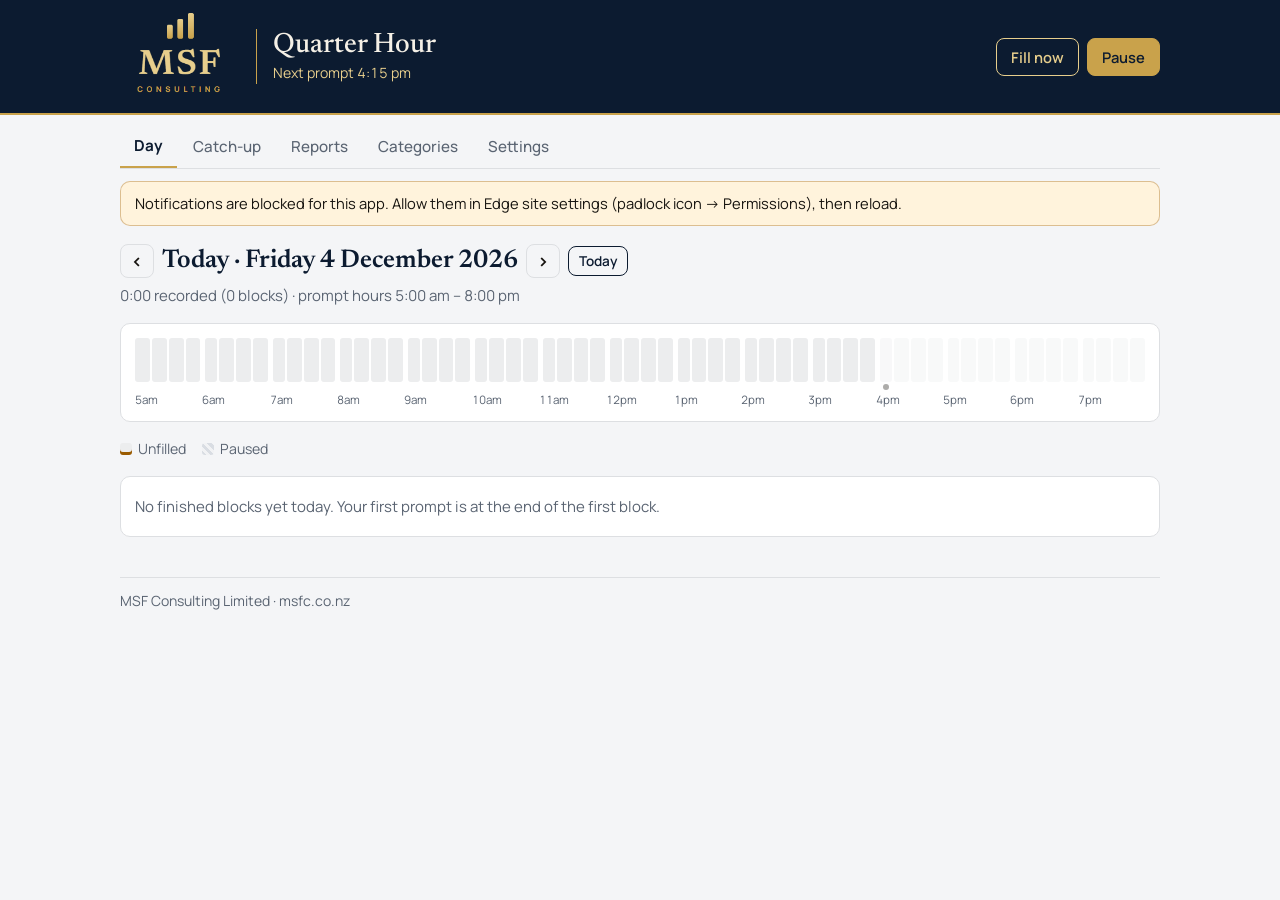
<file: index.html>
<!doctype html>
<html lang="en-NZ">
<head>
<meta charset="utf-8">
<meta name="viewport" content="width=device-width, initial-scale=1, viewport-fit=cover">
<title>Quarter Hour</title>
<meta name="theme-color" content="#0C1B30">
<link rel="manifest" href="manifest.webmanifest">
<link rel="icon" href="icons/icon-192.png">
<link rel="preconnect" href="https://fonts.googleapis.com">
<link rel="preconnect" href="https://fonts.gstatic.com" crossorigin>
<link rel="stylesheet" href="https://fonts.googleapis.com/css2?family=Manrope:wght@400;500;600;700&family=Newsreader:opsz,wght@6..72,400;6..72,500;6..72,600&display=swap">
<link rel="stylesheet" href="styles.css">
</head>
<body>
<header class="band">
  <div class="top">
    <div class="brand">
      <img class="logo" src="icons/msf-logo-square-navy.png" alt="MSF Consulting" width="205" height="159">
      <div class="appname">
        <h1>Quarter Hour</h1>
        <p id="status" class="status">Starting…</p>
      </div>
    </div>
    <div class="top-actions">
      <button id="btnPrompt" class="btn ghost" type="button">Fill now</button>
      <button id="btnPause" class="btn" type="button">Pause</button>
    </div>
  </div>
</header>

<nav class="tabs" role="tablist">
  <button role="tab" data-view="today" aria-selected="true">Day</button>
  <button role="tab" data-view="catchup">Catch-up <span id="missBadge" class="count" hidden></span></button>
  <button role="tab" data-view="reports">Reports</button>
  <button role="tab" data-view="categories">Categories</button>
  <button role="tab" data-view="settings">Settings</button>
</nav>

<div id="banners" class="banners"></div>

<main>
  <!-- DAY -->
  <section id="view-today" class="view">
    <div class="view-head">
      <div class="daynav">
        <button class="btn icon" id="dayPrev" type="button" aria-label="Previous day">‹</button>
        <h2 id="dayTitle">Today</h2>
        <button class="btn icon" id="dayNext" type="button" aria-label="Next day">›</button>
        <button class="btn ghost small" id="dayToday" type="button">Today</button>
      </div>
      <p id="daySummary" class="muted"></p>
    </div>
    <div class="ribbon-wrap">
      <div id="ribbon" class="ribbon" aria-label="The day in 15-minute blocks"></div>
      <div id="ribbonHours" class="ribbon-hours" aria-hidden="true"></div>
    </div>
    <div id="dayLegend" class="legend"></div>
    <ol id="dayList" class="blocklist"></ol>
  </section>

  <!-- CATCH-UP -->
  <section id="view-catchup" class="view" hidden>
    <div class="view-head">
      <h2>Unfilled blocks</h2>
      <p class="muted">The last 7 days, since you started using the app. Tick several to fill them in one go, or click a row to fill it on its own.</p>
    </div>
    <div id="bulkBar" class="bulkbar">
      <label class="check"><input type="checkbox" id="selAll"> Select all</label>
      <span id="selCount" class="muted">0 selected</span>
      <input id="bulkNote" type="text" placeholder="Note for selected blocks (optional)" maxlength="200">
      <div id="bulkCats" class="catgrid small"></div>
      <button id="bulkNone" class="btn ghost small" type="button">Mark as not recorded</button>
    </div>
    <div id="missList"></div>
  </section>

  <!-- REPORTS -->
  <section id="view-reports" class="view" hidden>
    <div class="view-head report-head">
      <div class="seg" role="group" aria-label="Report period">
        <button id="repDay" type="button" aria-pressed="true">Day</button>
        <button id="repWeek" type="button" aria-pressed="false">Week</button>
      </div>
      <div class="daynav">
        <button class="btn icon" id="repPrev" type="button" aria-label="Previous">‹</button>
        <input type="date" id="repDate">
        <button class="btn icon" id="repNext" type="button" aria-label="Next">›</button>
      </div>
      <button id="repExport" class="btn" type="button">Export to Excel</button>
    </div>
    <h2 id="repTitle"></h2>
    <div id="repBody"></div>
  </section>

  <!-- CATEGORIES -->
  <section id="view-categories" class="view" hidden>
    <div class="view-head">
      <h2>Categories</h2>
      <p class="muted">Rename or recolour by editing in place. Retired categories disappear from the prompt but stay in past reports.</p>
    </div>
    <ul id="catList" class="catlist"></ul>
    <form id="catAdd" class="catadd">
      <input type="color" id="newCatColor" value="#3a7d44" aria-label="Colour">
      <input type="text" id="newCatName" placeholder="New category name" maxlength="40" required>
      <button class="btn" type="submit">Add category</button>
    </form>
    <h3 class="sub">Retired</h3>
    <ul id="catRetired" class="catlist"></ul>
  </section>

  <!-- SETTINGS -->
  <section id="view-settings" class="view" hidden>
    <div class="settings">
      <div class="panel">
        <h3>Prompts</h3>
        <div class="row">
          <div><strong>Windows notifications</strong><p id="notifState" class="muted"></p></div>
          <button id="btnNotif" class="btn" type="button">Turn on</button>
        </div>
        <div class="row">
          <div><strong>Sound</strong><p class="muted">Plays a chime in the app as well as the Windows notification sound.</p></div>
          <div class="inline">
            <label class="switch"><input type="checkbox" id="setSound"><span></span></label>
            <button id="btnTestSound" class="btn ghost small" type="button">Play</button>
          </div>
        </div>
        <div class="row">
          <div><strong>Prompt hours</strong><p class="muted">Every day of the week, on the clock (:00, :15, :30, :45).</p></div>
          <div class="inline">
            <select id="setStart" aria-label="Start hour"></select>
            <span>to</span>
            <select id="setEnd" aria-label="End hour"></select>
          </div>
        </div>
        <div class="row">
          <div><strong>Test mode</strong><p class="muted">Prompts every minute for 10 minutes, then switches itself off. Each test prompt is for the most recent block, so anything you choose is saved as normal.</p></div>
          <label class="switch"><input type="checkbox" id="setTest"><span></span></label>
        </div>
      </div>

      <div class="panel">
        <h3>Your data</h3>
        <p class="muted">Entries are stored only in this browser on this laptop. Back up regularly: clearing Edge's site data would erase them.</p>
        <p id="backupState" class="muted"></p>
        <div class="inline wrap">
          <button id="btnBackup" class="btn" type="button">Download backup</button>
          <label class="btn ghost" for="restoreFile">Restore from backup…</label>
          <input type="file" id="restoreFile" accept="application/json,.json" hidden>
          <button id="btnExportAll" class="btn ghost" type="button">Export everything to Excel</button>
        </div>
        <div id="restoreConfirm" class="confirm" hidden></div>
      </div>

      <div class="panel">
        <h3>Install and start with Windows</h3>
        <p id="installState" class="muted"></p>
        <ol class="steps">
          <li>Open this page in <strong>Microsoft Edge</strong>.</li>
          <li>Click the <em>App available</em> icon in the address bar (or <em>⋯ → Apps → Install this site as an app</em>).</li>
          <li>In the dialog after installing, tick <strong>Auto-start on device login</strong>. To change it later: go to <code>edge://apps</code>, click <em>More options</em> on Quarter Hour, choose <em>Auto-start on device login</em>.</li>
          <li>Leave the app window open or minimised during the day. Closing it stops the prompts.</li>
        </ol>
        <button id="btnInstall" class="btn" type="button" hidden>Install now</button>
      </div>
    </div>
  </section>
</main>

<!-- PICKER -->
<dialog id="picker" aria-labelledby="pkTitle">
  <form method="dialog" class="picker" id="pickerForm">
    <p id="pkDate" class="eyebrow"></p>
    <h2 id="pkTitle"></h2>
    <p id="pkCurrent" class="muted"></p>
    <input type="text" id="pkNote" placeholder="Note (optional), e.g. reviewed shares report" maxlength="200" autocomplete="off">
    <button type="button" id="pkSame" class="same"></button>
    <div id="pkCats" class="catgrid"></div>
    <div class="pk-foot">
      <button type="button" id="pkNone" class="btn ghost small">Not recorded</button>
      <span class="muted keyhint">Keys 1–9 pick a category</span>
      <button type="button" id="pkLater" class="btn ghost small">Later</button>
    </div>
  </form>
</dialog>

<footer class="foot">MSF Consulting Limited · msfc.co.nz</footer>

<div id="toast" class="toast" role="status" aria-live="polite" hidden></div>

<script src="lib/xlsx.full.min.js" defer></script>
<script src="app.js" defer></script>
</body>
</html>
</file>
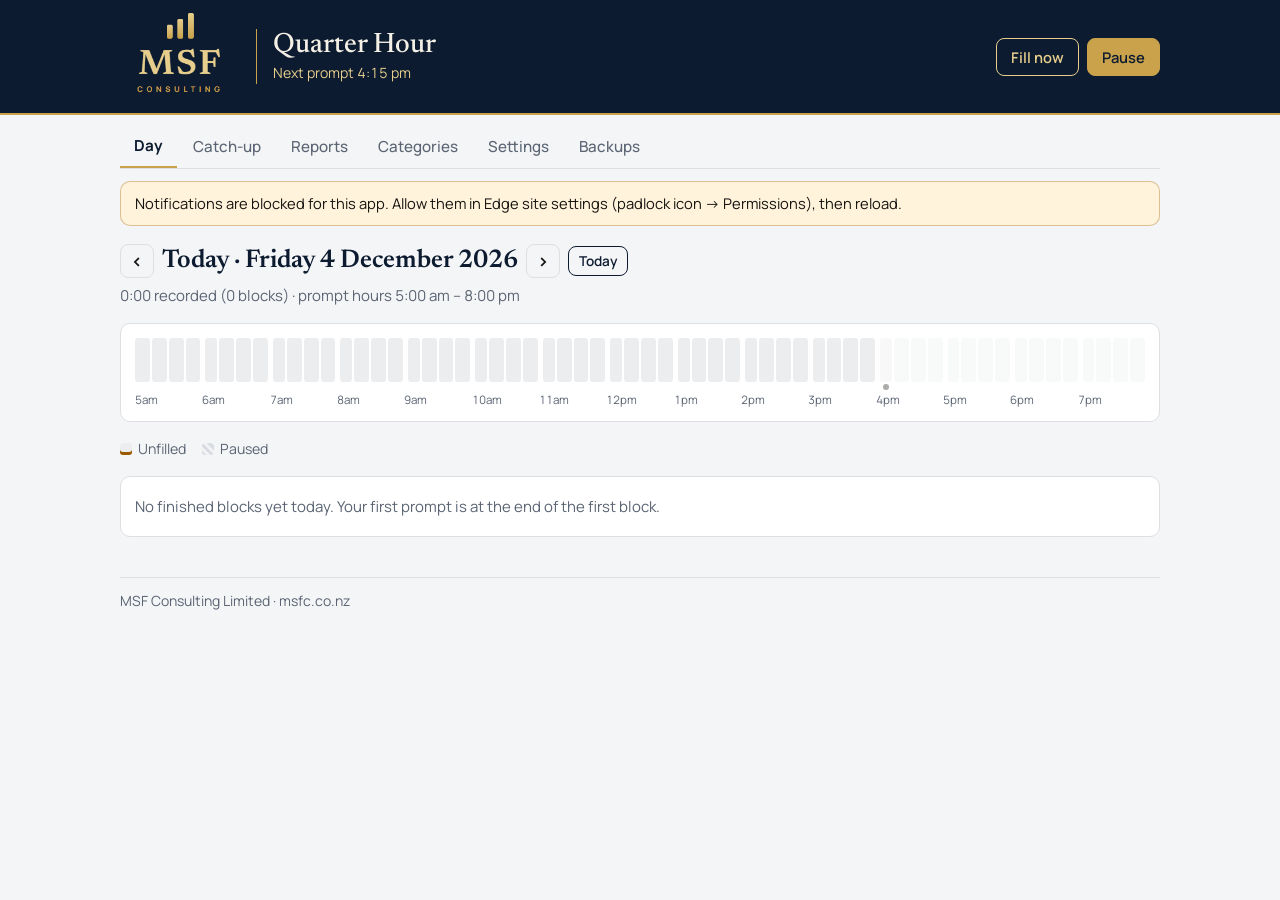
<file: index_8.html>
<!doctype html>
<html lang="en-NZ">
<head>
<meta charset="utf-8">
<meta name="viewport" content="width=device-width, initial-scale=1, viewport-fit=cover">
<title>Quarter Hour</title>
<meta name="theme-color" content="#0C1B30">
<link rel="manifest" href="manifest.webmanifest">
<link rel="icon" href="icons/icon-192.png">
<link rel="preconnect" href="https://fonts.googleapis.com">
<link rel="preconnect" href="https://fonts.gstatic.com" crossorigin>
<link rel="stylesheet" href="https://fonts.googleapis.com/css2?family=Manrope:wght@400;500;600;700&family=Newsreader:opsz,wght@6..72,400;6..72,500;6..72,600&display=swap">
<link rel="stylesheet" href="styles.css">
</head>
<body>
<header class="band">
  <div class="top">
    <div class="brand">
      <img class="logo" src="icons/msf-logo-square-navy.png" alt="MSF Consulting" width="205" height="159">
      <div class="appname">
        <h1>Quarter Hour</h1>
        <p id="status" class="status">Starting…</p>
      </div>
    </div>
    <div class="top-actions">
      <button id="btnPrompt" class="btn ghost" type="button">Fill now</button>
      <button id="btnPause" class="btn" type="button">Pause</button>
    </div>
  </div>
</header>

<nav class="tabs" role="tablist">
  <button role="tab" data-view="today" aria-selected="true">Day</button>
  <button role="tab" data-view="catchup">Catch-up <span id="missBadge" class="count" hidden></span></button>
  <button role="tab" data-view="reports">Reports</button>
  <button role="tab" data-view="categories">Categories</button>
  <button role="tab" data-view="settings">Settings</button>
  <button role="tab" data-view="backups">Backups</button>
</nav>

<div id="banners" class="banners"></div>

<main>
  <!-- DAY -->
  <section id="view-today" class="view">
    <div class="view-head">
      <div class="daynav">
        <button class="btn icon" id="dayPrev" type="button" aria-label="Previous day">‹</button>
        <h2 id="dayTitle">Today</h2>
        <button class="btn icon" id="dayNext" type="button" aria-label="Next day">›</button>
        <button class="btn ghost small" id="dayToday" type="button">Today</button>
      </div>
      <p id="daySummary" class="muted"></p>
    </div>
    <div class="ribbon-wrap">
      <div id="ribbon" class="ribbon" aria-label="The day in 15-minute blocks"></div>
      <div id="ribbonHours" class="ribbon-hours" aria-hidden="true"></div>
    </div>
    <div id="dayLegend" class="legend"></div>
    <ol id="dayList" class="blocklist"></ol>
  </section>

  <!-- CATCH-UP -->
  <section id="view-catchup" class="view" hidden>
    <div class="view-head">
      <h2>Unfilled blocks</h2>
      <p class="muted">The last 7 days, since you started using the app. Tick several to fill them in one go, or click a row to fill it on its own.</p>
    </div>
    <div id="bulkBar" class="bulkbar">
      <label class="check"><input type="checkbox" id="selAll"> Select all</label>
      <span id="selCount" class="muted">0 selected</span>
      <input id="bulkNote" type="text" placeholder="Note for selected blocks (optional)" maxlength="200">
      <div id="bulkCats" class="catgrid small"></div>
      <button id="bulkNone" class="btn ghost small" type="button">Mark as not recorded</button>
    </div>
    <div id="missList"></div>
  </section>

  <!-- REPORTS -->
  <section id="view-reports" class="view" hidden>
    <div class="view-head report-head">
      <div class="seg" role="group" aria-label="Report period">
        <button id="repDay" type="button" aria-pressed="true">Day</button>
        <button id="repWeek" type="button" aria-pressed="false">Week</button>
      </div>
      <div class="daynav">
        <button class="btn icon" id="repPrev" type="button" aria-label="Previous">‹</button>
        <input type="date" id="repDate">
        <button class="btn icon" id="repNext" type="button" aria-label="Next">›</button>
      </div>
      <button id="repExport" class="btn" type="button">Export to Excel</button>
    </div>
    <h2 id="repTitle"></h2>
    <div id="repBody"></div>
  </section>

  <!-- CATEGORIES -->
  <section id="view-categories" class="view" hidden>
    <div class="view-head">
      <h2>Categories</h2>
      <p class="muted">Rename or recolour by editing in place. Retired categories disappear from the prompt but stay in past reports.</p>
    </div>
    <ul id="catList" class="catlist"></ul>
    <form id="catAdd" class="catadd">
      <input type="color" id="newCatColor" value="#3a7d44" aria-label="Colour">
      <input type="text" id="newCatName" placeholder="New category name" maxlength="40" required>
      <button class="btn" type="submit">Add category</button>
    </form>
    <h3 class="sub">Retired</h3>
    <ul id="catRetired" class="catlist"></ul>
  </section>

  <!-- SETTINGS -->
  <section id="view-settings" class="view" hidden>
    <div class="settings">
      <div class="panel">
        <h3>Prompts</h3>
        <div class="row">
          <div><strong>Windows notifications</strong><p id="notifState" class="muted"></p></div>
          <button id="btnNotif" class="btn" type="button">Turn on</button>
        </div>
        <div class="row">
          <div><strong>Sound</strong><p class="muted">Plays a chime in the app as well as the Windows notification sound.</p></div>
          <div class="inline">
            <label class="switch"><input type="checkbox" id="setSound"><span></span></label>
            <button id="btnTestSound" class="btn ghost small" type="button">Play</button>
          </div>
        </div>
        <div class="row">
          <div><strong>Prompt hours</strong><p class="muted">Every day of the week, on the clock (:00, :15, :30, :45).</p></div>
          <div class="inline">
            <select id="setStart" aria-label="Start hour"></select>
            <span>to</span>
            <select id="setEnd" aria-label="End hour"></select>
          </div>
        </div>
        <div class="row">
          <div><strong>Test mode</strong><p class="muted">Prompts every minute for 10 minutes, then switches itself off. Each test prompt is for the most recent block, so anything you choose is saved as normal.</p></div>
          <label class="switch"><input type="checkbox" id="setTest"><span></span></label>
        </div>
      </div>

      <div class="panel">
        <h3>Install and start with Windows</h3>
        <p id="installState" class="muted"></p>
        <ol class="steps">
          <li>Open this page in <strong>Microsoft Edge</strong>.</li>
          <li>Click the <em>App available</em> icon in the address bar (or <em>⋯ → Apps → Install this site as an app</em>).</li>
          <li>In the dialog after installing, tick <strong>Auto-start on device login</strong>. To change it later: go to <code>edge://apps</code>, click <em>More options</em> on Quarter Hour, choose <em>Auto-start on device login</em>.</li>
          <li>Leave the app window open or minimised during the day. Closing it stops the prompts.</li>
        </ol>
        <button id="btnInstall" class="btn" type="button" hidden>Install now</button>
      </div>
    </div>
  </section>
  <!-- BACKUPS -->
  <section id="view-backups" class="view" hidden>
    <div class="view-head">
      <h2>Backups</h2>
      <p class="muted">Entries are stored only in this browser on this laptop. Back up regularly: clearing Edge's site data would erase them.</p>
    </div>
    <div class="settings">
      <div class="panel">
        <h3>Your data</h3>
        <p id="backupState" class="muted"></p>
        <div class="inline wrap">
          <button id="btnBackup" class="btn" type="button">Download backup</button>
          <label class="btn ghost" for="restoreFile">Restore from backup…</label>
          <input type="file" id="restoreFile" accept="application/json,.json" hidden>
          <button id="btnExportAll" class="btn ghost" type="button">Export everything to Excel</button>
        </div>
        <div id="restoreConfirm" class="confirm" hidden></div>
      </div>

    </div>
  </section>
</main>

<!-- PICKER -->
<dialog id="picker" aria-labelledby="pkTitle">
  <form method="dialog" class="picker" id="pickerForm">
    <p id="pkDate" class="eyebrow"></p>
    <h2 id="pkTitle"></h2>
    <p id="pkCurrent" class="muted"></p>
    <button type="button" id="pkSame" class="same"></button>
    <div class="notefield">
      <label for="pkNote">Note <span class="req">(required)</span></label>
      <input type="text" id="pkNote" placeholder="What did you do? e.g. reviewed shares report" maxlength="200" autocomplete="off" required aria-describedby="pkNoteErr">
      <p id="pkNoteErr" class="note-err" role="alert" hidden>Add a note first, then choose a category.</p>
    </div>
    <div id="pkCats" class="catgrid"></div>
    <div class="pk-foot">
      <button type="button" id="pkNone" class="btn ghost small">Not recorded</button>
      <span class="muted keyhint">Type a note, press Enter, then 1–9</span>
      <button type="button" id="pkLater" class="btn ghost small">Later</button>
    </div>
  </form>
</dialog>

<footer class="foot">MSF Consulting Limited · msfc.co.nz</footer>

<div id="toast" class="toast" role="status" aria-live="polite" hidden></div>

<script src="lib/xlsx.full.min.js" defer></script>
<script src="app.js" defer></script>
</body>
</html>
</file>
<file: styles.css>
/* Layout: app shell — header, tabs, one view at a time; the day ribbon (60 quarter-hour cells) is the signature element. */
/* MSF Consulting brand: Deep Navy header band with gold-on-navy logo, white working surface, Paper fills, Newsreader headings, Manrope body. */
:root {
  --navy: #0C1B30;
  --gold: #C9A24B;
  --lightgold: #E7CE8C;
  --paper: #F5F0E6;
  --bg: #F4F5F7; /* very light grey, just off-white (not a brand palette colour; chosen by Mark) */
  --surface: #FFFFFF;
  --sunk: #F5F0E6;
  --ink: #16130F;
  --heading: #0C1B30;
  --muted: #5A6472;
  --line: color-mix(in srgb, #0C1B30 14%, #FFFFFF);
  --accent: #0C1B30;
  --accent-ink: #F5F0E6;
  --warn: #9a5b00;
  --warn-bg: #fff3dc;
  --empty: color-mix(in srgb, #0C1B30 8%, #FFFFFF);
  --paused: repeating-linear-gradient(45deg, #d9dde3 0 3px, #f1f2f4 3px 6px);
  --f-display: "Newsreader", Georgia, serif;
  --f-body: "Manrope", Arial, sans-serif;
  --f-mono: "Manrope", Arial, sans-serif;
  --r: 10px;
  color-scheme: light;
}
/* Light theme only, even when Windows is in dark mode (Mark's decision, 25 October 2026). Header band stays Deep Navy. */

* { box-sizing: border-box; }
html, body { margin: 0; }
body { background: var(--bg); color: var(--ink); font: 15px/1.55 var(--f-body); padding-inline: 16px; padding-block: 0 32px; font-variant-numeric: tabular-nums; }
h1, h2, h3 { font-family: var(--f-display); text-wrap: balance; margin: 0; line-height: 1.2; color: var(--heading); }
h2 { font-size: 1.6rem; font-weight: 600; }
h3 { font-size: 1.2rem; font-weight: 600; }
p { margin: 0; }
.muted { color: var(--muted); }
code { font-family: var(--f-mono); font-size: .85em; background: var(--sunk); padding: 1px 5px; border-radius: 4px; }
[hidden] { display: none !important; }
:focus-visible { outline: 2px solid var(--accent); outline-offset: 2px; }
main, .top, .tabs, .banners { max-width: 1040px; margin-inline: auto; }

/* Header band (navy in both themes; logo background must match #0C1B30 exactly) */
.band { background: #0C1B30; margin-inline: -16px; padding-inline: 16px; border-bottom: 2px solid #C9A24B; }
.top { display: flex; align-items: center; justify-content: space-between; gap: 12px 20px; flex-wrap: wrap; padding-block: 10px; }
.brand { display: flex; align-items: center; gap: 16px; min-width: 0; }
.logo { display: block; width: 120px; height: auto; }
.appname { border-left: 1px solid #C9A24B; padding-left: 16px; }
.brand h1 { font-size: 1.75rem; font-weight: 500; color: #F5F0E6; }
.status { color: #E7CE8C; font-size: .88rem; }
.status.paused { color: #F5F0E6; font-weight: 600; }
.top-actions { display: flex; gap: 8px; }
.band .btn { background: #C9A24B; border-color: #C9A24B; color: #0C1B30; }
.band .btn.ghost { background: transparent; color: #E7CE8C; border-color: #E7CE8C; }
.foot { max-width: 1040px; margin: 40px auto 0; padding-top: 12px; border-top: 1px solid var(--line); color: var(--muted); font-size: .875rem; }
/* Buttons */
.btn { font: 600 .92rem var(--f-body); border: 1px solid var(--accent); background: var(--accent); color: var(--accent-ink); padding: 8px 14px; border-radius: 8px; cursor: pointer; display: inline-flex; align-items: center; gap: 6px; }
.btn:hover { filter: brightness(1.08); }
.btn.ghost { background: transparent; color: var(--accent); }
.btn.small { padding: 5px 10px; font-size: .85rem; }
.btn.icon { background: transparent; color: var(--ink); border-color: var(--line); width: 34px; height: 34px; justify-content: center; padding: 0; font-size: 1.2rem; }
.btn.warn { background: var(--warn); border-color: var(--warn); color: var(--surface); }
.btn.danger { background: #b3261e; border-color: #b3261e; color: #fff; }

/* Tabs */
.tabs { display: flex; gap: 2px; border-bottom: 1px solid var(--line); overflow-x: auto; overflow-y: hidden; margin-top: 10px; }
.tabs button { font: 500 .95rem var(--f-body); background: none; border: 0; color: var(--muted); padding: 10px 14px; cursor: pointer; border-bottom: 2px solid transparent; margin-bottom: -1px; white-space: nowrap; }
.tabs button[aria-selected="true"] { color: var(--heading); border-bottom: 3px solid #C9A24B; font-weight: 700; }
.count { display: inline-block; min-width: 20px; padding: 0 6px; border-radius: 10px; background: #C9A24B; color: #0C1B30; font-size: .75rem; font-weight: 700; text-align: center; }

/* Banners */
.banners { display: grid; gap: 8px; padding-top: 12px; }
.banner { display: flex; align-items: center; justify-content: space-between; gap: 12px; flex-wrap: wrap; background: var(--warn-bg); color: var(--ink); border: 1px solid color-mix(in srgb, var(--warn) 35%, transparent); padding: 10px 14px; border-radius: var(--r); font-size: .92rem; }

/* Views */
main { padding-top: 18px; }
.view { display: grid; gap: 16px; }
.view-head { display: grid; gap: 6px; }
.daynav { display: flex; align-items: center; gap: 8px; flex-wrap: wrap; }
.daynav h2 { min-width: 0; }

/* Ribbon */
.ribbon-wrap { background: var(--surface); border: 1px solid var(--line); border-radius: var(--r); padding: 14px; overflow-x: auto; }
.ribbon { display: grid; grid-template-columns: repeat(var(--cols, 60), minmax(9px, 1fr)); gap: 2px; min-width: 560px; }
.cell { height: 44px; border-radius: 3px; background: var(--empty); border: 0; padding: 0; cursor: pointer; position: relative; }
.cell.paused { background: var(--paused); }
.cell.none { background: var(--sunk); outline: 1px dashed var(--line); outline-offset: -1px; }
.cell.future { opacity: .35; cursor: default; }
.cell.missing { box-shadow: inset 0 -4px 0 var(--warn); }
.cell.hourstart { margin-left: 3px; }
.cell.now::after { content: ""; position: absolute; left: 50%; bottom: -8px; width: 6px; height: 6px; margin-left: -3px; border-radius: 50%; background: var(--ink); }
.ribbon-hours { display: grid; grid-template-columns: repeat(var(--hours, 15), 1fr); min-width: 560px; margin-top: 10px; font: .72rem var(--f-mono); color: var(--muted); }
.legend { display: flex; flex-wrap: wrap; gap: 6px 16px; font-size: .88rem; }
.legend span { display: inline-flex; align-items: center; gap: 6px; }
.sw { width: 12px; height: 12px; border-radius: 3px; flex: none; display: inline-block; }

/* Block list */
.blocklist { list-style: none; margin: 0; padding: 0; background: var(--surface); border: 1px solid var(--line); border-radius: var(--r); }
.blocklist li { display: grid; grid-template-columns: 9.5rem 1fr auto; gap: 12px; align-items: center; padding: 8px 14px; border-top: 1px solid var(--line); }
.blocklist li:first-child { border-top: 0; }
.blocklist .t { font: .88rem var(--f-mono); font-variant-numeric: tabular-nums; color: var(--muted); }
.blocklist .what { min-width: 0; display: flex; gap: 8px; align-items: baseline; flex-wrap: wrap; }
.blocklist .note { color: var(--muted); font-size: .9rem; overflow-wrap: anywhere; }
.chip { display: inline-flex; align-items: center; gap: 6px; font-weight: 600; font-size: .9rem; }
.chip.missing { color: var(--warn); }
.chip.dim { color: var(--muted); font-weight: 500; }
.blocklist .empty-row { display: block; color: var(--muted); padding: 18px 14px; }

/* Category buttons */
.catgrid { display: grid; grid-template-columns: repeat(auto-fill, minmax(150px, 1fr)); gap: 8px; }
.catgrid.small { grid-template-columns: repeat(auto-fill, minmax(130px, 1fr)); }
.catbtn { font: 600 .95rem var(--f-body); text-align: left; display: flex; align-items: center; gap: 10px; padding: 12px; border-radius: 8px; border: 1px solid var(--line); background: var(--surface); color: var(--ink); cursor: pointer; border-left: 6px solid var(--c); }
.catbtn:hover, .catbtn:focus-visible { background: color-mix(in srgb, var(--c) 14%, var(--surface)); }
.catbtn .k { margin-left: auto; font: .75rem var(--f-mono); color: var(--muted); }
.catgrid.small .catbtn { padding: 8px 10px; font-size: .88rem; }
.catbtn.current { background: color-mix(in srgb, var(--c) 20%, var(--surface)); }

/* Picker dialog */
dialog { border: 0; border-radius: 14px; padding: 0; width: min(560px, calc(100vw - 32px)); background: var(--surface); color: var(--ink); box-shadow: 0 20px 60px rgba(0,0,0,.3); }
dialog::backdrop { background: rgba(10, 20, 18, .45); }
.picker { display: grid; gap: 12px; padding: 22px; }
.eyebrow { font: 600 .75rem var(--f-body); letter-spacing: .12em; text-transform: uppercase; color: var(--muted); }
.picker h2 { font-size: 1.75rem; }
.picker input[type=text] { width: 100%; }
.notefield { display: grid; gap: 6px; background: #F5F0E6; border-left: 4px solid #C9A24B; border-radius: 8px; padding: 12px 14px; }
.notefield label { font: 600 .95rem var(--f-body); color: #0C1B30; }
.notefield .req { font-weight: 500; color: var(--muted); }
.picker .notefield input[type=text] { font-size: 1.1rem; padding: 12px 14px; border: 2px solid #0C1B30; background: #FFFFFF; }
.picker .notefield input[type=text]:focus { outline: 3px solid #C9A24B; outline-offset: 1px; }
.picker .notefield input.invalid { border-color: #b3261e; }
.note-err { color: #b3261e; font-weight: 600; font-size: .9rem; }
.same { font: 600 .95rem var(--f-body); text-align: left; padding: 12px; border-radius: 8px; border: 1px dashed var(--accent); background: transparent; color: var(--accent); cursor: pointer; }
.same:disabled { display: none; }
.pk-foot { display: flex; justify-content: space-between; align-items: center; gap: 8px; flex-wrap: wrap; }
.keyhint { font-size: .8rem; }

/* Inputs */
input[type=text], input[type=date], select { font: .95rem var(--f-body); padding: 8px 10px; border: 1px solid var(--line); border-radius: 8px; background: var(--surface); color: var(--ink); min-width: 0; }
input[type=color] { width: 40px; height: 36px; padding: 2px; border: 1px solid var(--line); border-radius: 8px; background: var(--surface); cursor: pointer; }
.check { display: inline-flex; gap: 6px; align-items: center; cursor: pointer; }

/* Catch-up */
.bulkbar { display: grid; gap: 10px; background: var(--surface); border: 1px solid var(--line); border-radius: var(--r); padding: 14px; position: sticky; top: env(safe-area-inset-top, 0px); z-index: 2; }
.bulkbar > .check, .bulkbar > #selCount { display: inline-flex; }
.dayblock { background: var(--surface); border: 1px solid var(--line); border-radius: var(--r); margin-bottom: 12px; }
.dayblock h3 { padding: 10px 14px; border-bottom: 1px solid var(--line); display: flex; justify-content: space-between; gap: 8px; flex-wrap: wrap; }
.missrow { display: flex; align-items: center; gap: 12px; padding: 7px 14px; border-top: 1px solid var(--line); }
.missrow:first-of-type { border-top: 0; }
.missrow .t { font: .9rem var(--f-mono); font-variant-numeric: tabular-nums; flex: 1; }
.empty { background: var(--surface); border: 1px solid var(--line); border-radius: var(--r); padding: 28px; text-align: center; color: var(--muted); }

/* Reports */
.report-head { display: flex; flex-wrap: wrap; gap: 12px; align-items: center; justify-content: space-between; }
.seg { display: inline-flex; border: 1px solid var(--line); border-radius: 8px; overflow: hidden; }
.seg button { font: 600 .9rem var(--f-body); border: 0; background: var(--surface); color: var(--muted); padding: 8px 16px; cursor: pointer; }
.seg button[aria-pressed="true"] { background: var(--accent); color: var(--accent-ink); }
.tiles { display: grid; grid-template-columns: repeat(auto-fit, minmax(150px, 1fr)); gap: 10px; }
.tile { background: var(--surface); border: 1px solid var(--line); border-radius: var(--r); padding: 12px 14px; }
.tile .v { font: 600 1.9rem/1.1 var(--f-display); color: var(--heading); font-variant-numeric: tabular-nums lining-nums; }
.tile { border-top: 3px solid #C9A24B; }
.tile .l { font-size: .8rem; color: var(--muted); text-transform: uppercase; letter-spacing: .05em; }
.tablewrap { overflow-x: auto; background: var(--surface); border: 1px solid var(--line); border-radius: var(--r); }
table { border-collapse: collapse; width: 100%; font-size: .92rem; }
th, td { padding: 9px 12px; text-align: left; border-top: 1px solid var(--line); white-space: nowrap; }
thead th { border-top: 0; font-size: .72rem; text-transform: uppercase; letter-spacing: .09em; color: #C9A24B; background: #0C1B30; font-weight: 600; }
td.n, th.n { text-align: right; font-family: var(--f-mono); font-variant-numeric: tabular-nums; }
tr.total td { font-weight: 700; border-top: 2px solid var(--ink); }
tr.side td { color: var(--muted); }
.barcell { width: 40%; min-width: 140px; }
.bar { height: 14px; border-radius: 3px; background: var(--c); min-width: 2px; }
.working { font-size: .85rem; color: var(--muted); max-width: 70ch; }
.sub { margin-top: 8px; }

/* Categories */
.catlist { list-style: none; margin: 0; padding: 0; background: var(--surface); border: 1px solid var(--line); border-radius: var(--r); }
.catlist:empty::before { content: "None"; display: block; padding: 12px 14px; color: var(--muted); }
.catlist li { display: flex; gap: 10px; align-items: center; padding: 8px 12px; border-top: 1px solid var(--line); flex-wrap: wrap; }
.catlist li:first-child { border-top: 0; }
.catlist input[type=text] { flex: 1; min-width: 160px; }
.catadd { display: flex; gap: 10px; flex-wrap: wrap; }
.catadd input[type=text] { flex: 1; min-width: 180px; }

/* Settings */
.settings { display: grid; gap: 16px; }
.panel { background: var(--surface); border: 1px solid var(--line); border-radius: var(--r); padding: 16px; display: grid; gap: 12px; }
.row { display: flex; justify-content: space-between; align-items: center; gap: 16px; flex-wrap: wrap; padding-top: 12px; border-top: 1px solid var(--line); }
.panel h3 + .row { border-top: 0; padding-top: 0; }
.row > div:first-child { flex: 1; min-width: 220px; }
.inline { display: flex; align-items: center; gap: 8px; }
.inline.wrap { flex-wrap: wrap; }
.steps { margin: 0; padding-left: 1.3rem; display: grid; gap: 6px; max-width: 75ch; }
.switch { position: relative; display: inline-block; width: 44px; height: 24px; flex: none; }
.switch input { opacity: 0; width: 0; height: 0; position: absolute; }
.switch span { position: absolute; inset: 0; background: var(--line); border-radius: 12px; cursor: pointer; transition: background .15s; }
.switch span::before { content: ""; position: absolute; left: 3px; top: 3px; width: 18px; height: 18px; border-radius: 50%; background: var(--surface); transition: transform .15s; }
.switch input:checked + span { background: var(--accent); }
.switch input:checked + span::before { transform: translateX(20px); }
.switch input:focus-visible + span { outline: 2px solid var(--accent); outline-offset: 2px; }
.confirm { background: var(--warn-bg); border-radius: 8px; padding: 12px; display: grid; gap: 10px; }

.toast { position: fixed; left: 50%; bottom: calc(20px + env(safe-area-inset-bottom, 0px)); transform: translateX(-50%); background: var(--ink); color: var(--bg); padding: 10px 16px; border-radius: 8px; font-size: .92rem; display: flex; gap: 12px; align-items: center; z-index: 10; max-width: calc(100vw - 32px); }
.toast button { background: none; border: 1px solid currentColor; color: inherit; border-radius: 6px; padding: 3px 8px; cursor: pointer; font: inherit; }

@media (max-width: 560px) {
  .blocklist li { grid-template-columns: 1fr auto; }
  .blocklist .what { grid-column: 1 / -1; grid-row: 2; }
}
@media (prefers-reduced-motion: reduce) { * { transition: none !important; } }

#repTitle { padding-bottom: 8px; border-bottom: 2px solid #C9A24B; }
.ribbon-hours, .blocklist .t, .missrow .t, .status { font-variant-numeric: tabular-nums; }
@media (max-width: 560px) { .appname { padding-left: 12px; } .brand h1 { font-size: 1.2rem; } }
</file>
